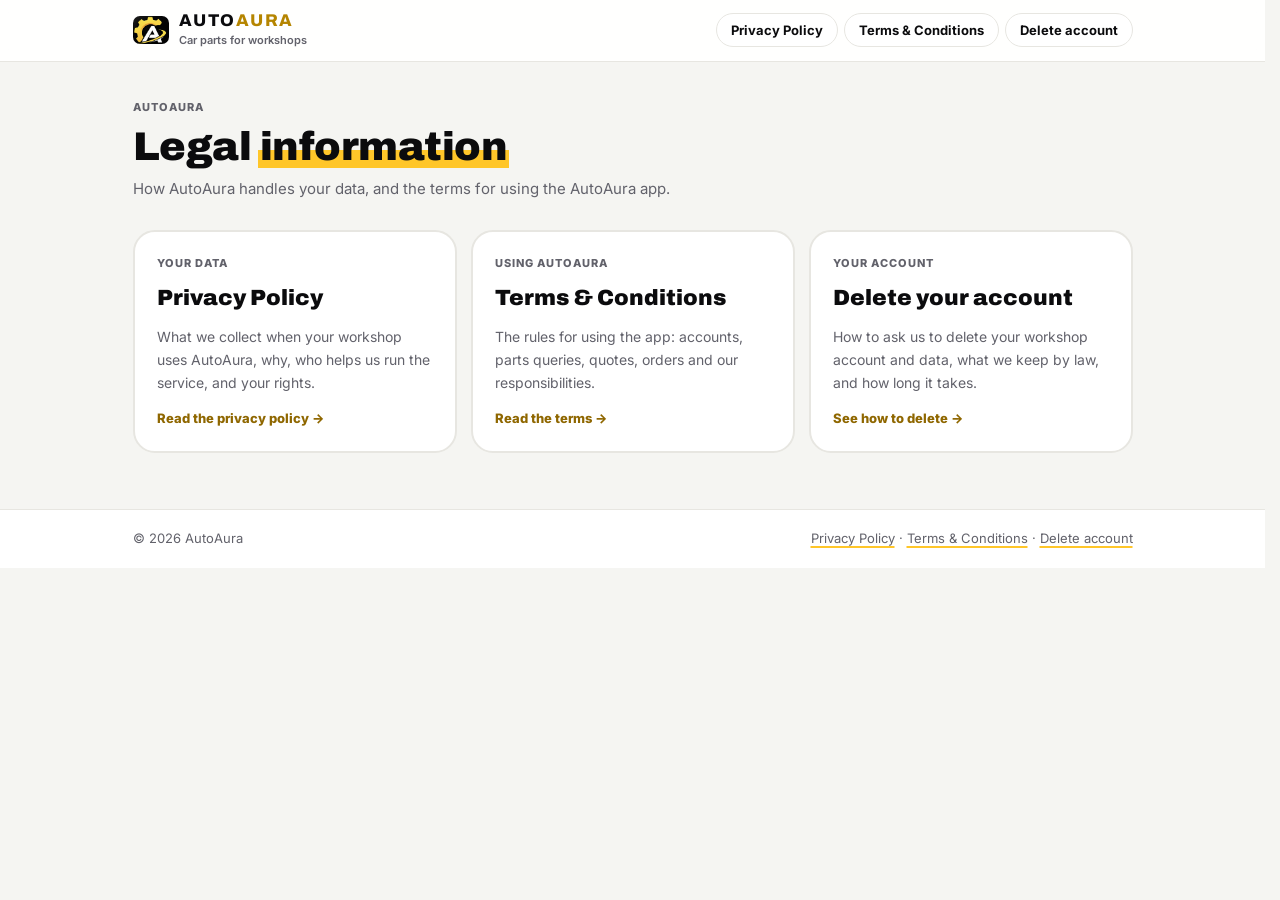
<file: index.html>
<!doctype html>
<html lang="en">
  <head>
    <meta charset="utf-8" />
    <meta name="viewport" content="width=device-width, initial-scale=1" />
    <title>AutoAura · Legal</title>
    <meta name="description" content="AutoAura privacy policy and terms &amp; conditions." />
    <meta name="theme-color" content="#ffc629" />
    <link rel="icon" type="image/jpeg" href="assets/favicon.jpg" />
    <link rel="preconnect" href="https://fonts.googleapis.com" />
    <link rel="preconnect" href="https://fonts.gstatic.com" crossorigin />
    <link href="https://fonts.googleapis.com/css2?family=Archivo:wght@800;900&family=Inter:wght@400;600;700;800&display=swap" rel="stylesheet" />
    <link rel="stylesheet" href="assets/legal.css" />
  </head>
  <body>
    <header class="topbar">
      <div class="topbar-in">
        <a class="brandmark" href="./">
          <img src="assets/logo-mark.jpg" alt="" />
          <span><span class="word">AUTO<span>AURA</span></span><span class="sub">Car parts for workshops</span></span>
        </a>
        <nav class="toplinks" aria-label="Legal pages">
          <a class="pill" href="privacy-policy.html">Privacy Policy</a>
          <a class="pill" href="terms-and-conditions.html">Terms &amp; Conditions</a>
          <a class="pill" href="delete-account.html">Delete account</a>
        </nav>
      </div>
    </header>

    <main class="wrap">
      <span class="eyebrow">AutoAura</span>
      <h1 class="page-title">Legal <span class="mark">information</span></h1>
      <p class="page-sub">How AutoAura handles your data, and the terms for using the AutoAura app.</p>

      <div class="cards">
        <a class="card-link" href="privacy-policy.html">
          <span class="eyebrow">Your data</span>
          <span class="t">Privacy Policy</span>
          <span class="d">What we collect when your workshop uses AutoAura, why, who helps us run the service, and your rights.</span>
          <span class="go">Read the privacy policy →</span>
        </a>
        <a class="card-link" href="terms-and-conditions.html">
          <span class="eyebrow">Using AutoAura</span>
          <span class="t">Terms &amp; Conditions</span>
          <span class="d">The rules for using the app: accounts, parts queries, quotes, orders and our responsibilities.</span>
          <span class="go">Read the terms →</span>
        </a>
        <a class="card-link" href="delete-account.html">
          <span class="eyebrow">Your account</span>
          <span class="t">Delete your account</span>
          <span class="d">How to ask us to delete your workshop account and data, what we keep by law, and how long it takes.</span>
          <span class="go">See how to delete →</span>
        </a>
      </div>
    </main>

    <footer>
      <div class="in">
        <span>© <span data-year>2026</span> AutoAura</span>
        <span><a href="privacy-policy.html">Privacy Policy</a> · <a href="terms-and-conditions.html">Terms &amp; Conditions</a> · <a href="delete-account.html">Delete account</a></span>
      </div>
    </footer>
    <script>
      document.querySelectorAll('[data-year]').forEach((e) => (e.textContent = new Date().getFullYear()));
    </script>
  </body>
</html>
</file>
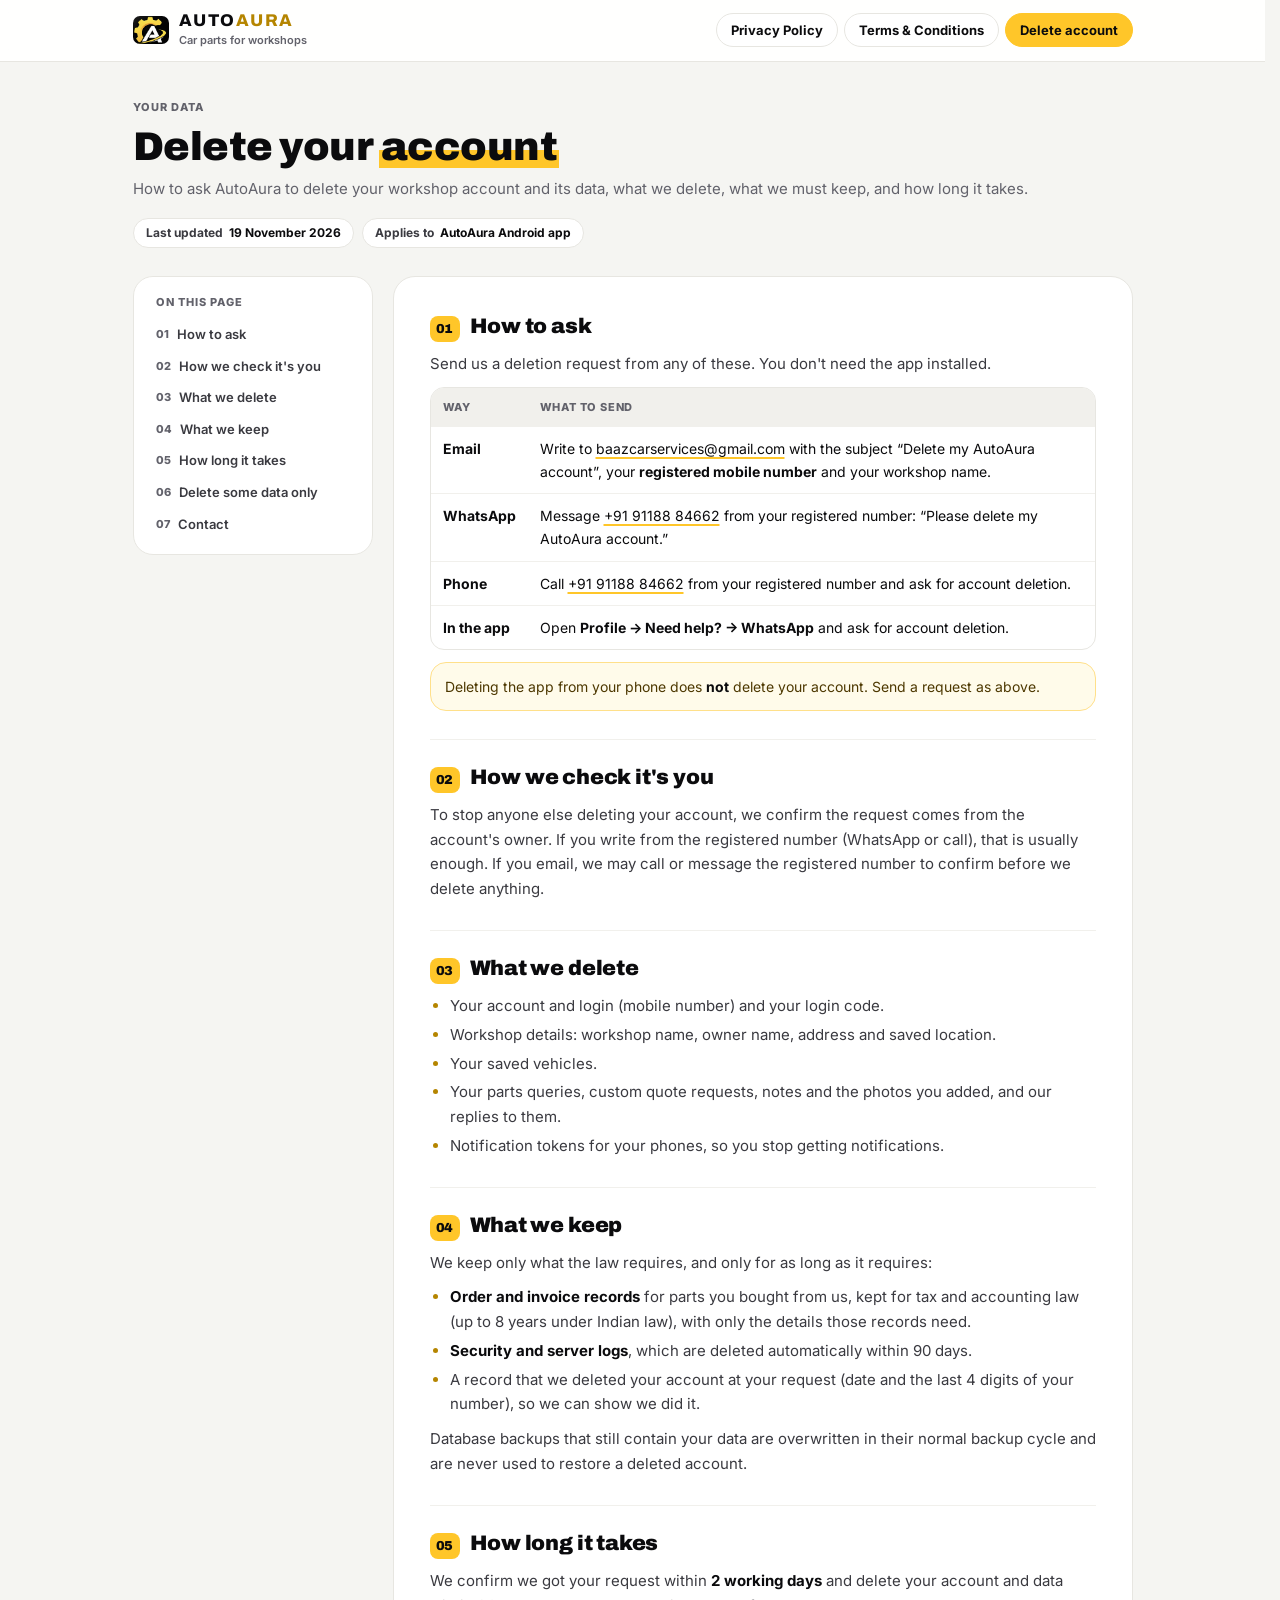
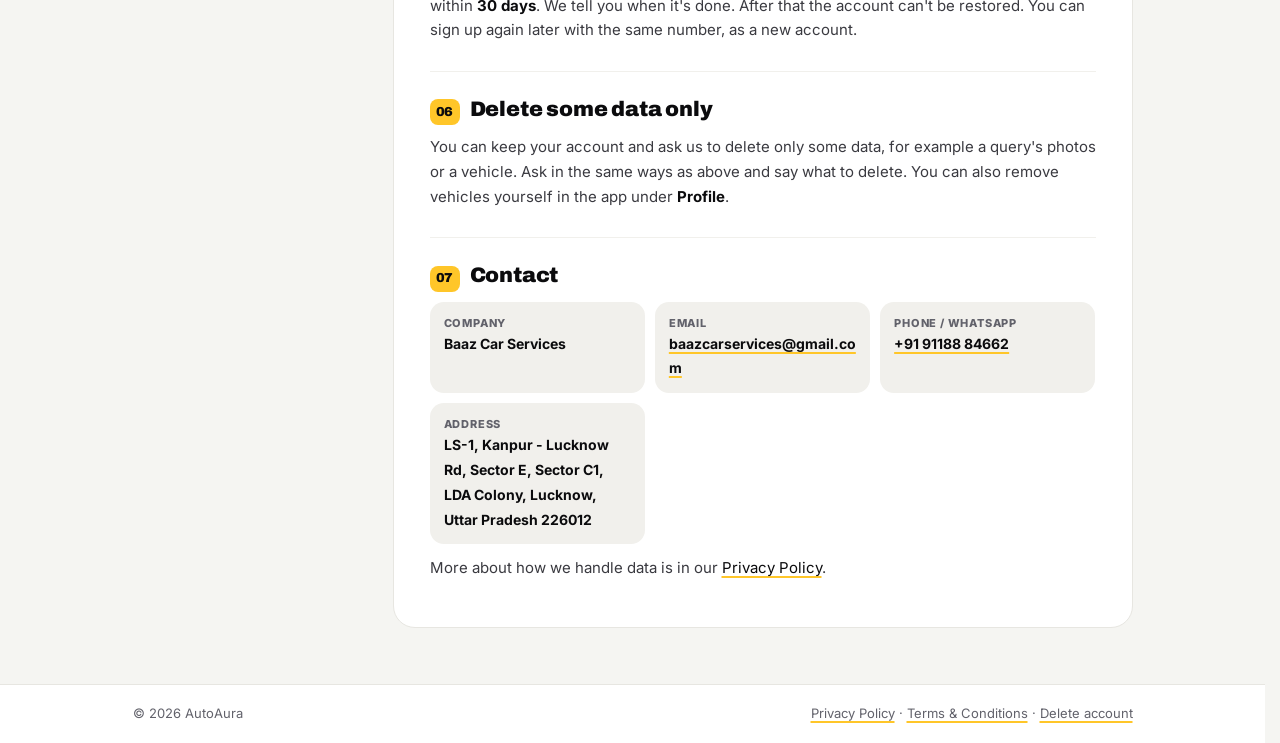
<file: delete-account.html>
<!doctype html>
<html lang="en">
  <head>
    <meta charset="utf-8" />
    <meta name="viewport" content="width=device-width, initial-scale=1" />
    <title>Delete your account · AutoAura</title>
    <meta name="description" content="How to ask AutoAura to delete your account and data, what is deleted, what is kept and how long it takes." />
    <meta name="theme-color" content="#ffc629" />
    <link rel="icon" type="image/jpeg" href="assets/favicon.jpg" />
    <link rel="preconnect" href="https://fonts.googleapis.com" />
    <link rel="preconnect" href="https://fonts.gstatic.com" crossorigin />
    <link href="https://fonts.googleapis.com/css2?family=Archivo:wght@800;900&family=Inter:wght@400;600;700;800&display=swap" rel="stylesheet" />
    <link rel="stylesheet" href="assets/legal.css" />
  </head>
  <body>
    <!--
      EDITING THIS PAGE
      - This is the "account deletion" link given to Google Play (App content → Data safety / Account deletion).
      - Keep the contact details the same as the Privacy Policy. Update "Last updated" when you change the procedure.
    -->
    <header class="topbar">
      <div class="topbar-in">
        <a class="brandmark" href="./">
          <img src="assets/logo-mark.jpg" alt="" />
          <span><span class="word">AUTO<span>AURA</span></span><span class="sub">Car parts for workshops</span></span>
        </a>
        <nav class="toplinks" aria-label="Legal pages">
          <a class="pill" href="privacy-policy.html">Privacy Policy</a>
          <a class="pill" href="terms-and-conditions.html">Terms &amp; Conditions</a>
          <a class="pill" href="delete-account.html" aria-current="page">Delete account</a>
        </nav>
      </div>
    </header>

    <main class="wrap">
      <span class="eyebrow">Your data</span>
      <h1 class="page-title">Delete your <span class="mark">account</span></h1>
      <p class="page-sub">How to ask AutoAura to delete your workshop account and its data, what we delete, what we must keep, and how long it takes.</p>
      <div class="meta">
        <span class="chip">Last updated <b>19 November 2026</b></span>
        <span class="chip">Applies to <b>AutoAura Android app</b></span>
      </div>

      <div class="layout">
        <nav class="toc" aria-label="On this page">
          <span class="eyebrow">On this page</span>
          <ol>
            <li><a href="#how">How to ask</a></li>
            <li><a href="#verify">How we check it's you</a></li>
            <li><a href="#deleted">What we delete</a></li>
            <li><a href="#kept">What we keep</a></li>
            <li><a href="#time">How long it takes</a></li>
            <li><a href="#partial">Delete some data only</a></li>
            <li><a href="#contact">Contact</a></li>
          </ol>
        </nav>

        <article class="doc">
          <section id="how">
            <h2><span class="n">01</span>How to ask</h2>
            <p>Send us a deletion request from any of these. You don't need the app installed.</p>
            <div class="table-wrap">
              <table>
                <thead><tr><th>Way</th><th>What to send</th></tr></thead>
                <tbody>
                  <tr><td>Email</td><td>Write to <a href="mailto:baazcarservices@gmail.com?subject=Delete%20my%20AutoAura%20account">baazcarservices@gmail.com</a> with the subject “Delete my AutoAura account”, your <strong>registered mobile number</strong> and your workshop name.</td></tr>
                  <tr><td>WhatsApp</td><td>Message <a href="https://wa.me/919118884662?text=Please%20delete%20my%20AutoAura%20account.%20My%20registered%20number%20is%20">+91 91188 84662</a> from your registered number: “Please delete my AutoAura account.”</td></tr>
                  <tr><td>Phone</td><td>Call <a href="tel:+919118884662">+91 91188 84662</a> from your registered number and ask for account deletion.</td></tr>
                  <tr><td>In the app</td><td>Open <strong>Profile → Need help? → WhatsApp</strong> and ask for account deletion.</td></tr>
                </tbody>
              </table>
            </div>
            <div class="note">Deleting the app from your phone does <strong>not</strong> delete your account. Send a request as above.</div>
          </section>

          <section id="verify">
            <h2><span class="n">02</span>How we check it's you</h2>
            <p>
              To stop anyone else deleting your account, we confirm the request comes from the account's owner. If you write from the registered
              number (WhatsApp or call), that is usually enough. If you email, we may call or message the registered number to confirm before we
              delete anything.
            </p>
          </section>

          <section id="deleted">
            <h2><span class="n">03</span>What we delete</h2>
            <ul>
              <li>Your account and login (mobile number) and your login code.</li>
              <li>Workshop details: workshop name, owner name, address and saved location.</li>
              <li>Your saved vehicles.</li>
              <li>Your parts queries, custom quote requests, notes and the photos you added, and our replies to them.</li>
              <li>Notification tokens for your phones, so you stop getting notifications.</li>
            </ul>
          </section>

          <section id="kept">
            <h2><span class="n">04</span>What we keep</h2>
            <p>We keep only what the law requires, and only for as long as it requires:</p>
            <ul>
              <li><strong>Order and invoice records</strong> for parts you bought from us, kept for tax and accounting law (up to 8 years under Indian law), with only the details those records need.</li>
              <li><strong>Security and server logs</strong>, which are deleted automatically within 90 days.</li>
              <li>A record that we deleted your account at your request (date and the last 4 digits of your number), so we can show we did it.</li>
            </ul>
            <p>Database backups that still contain your data are overwritten in their normal backup cycle and are never used to restore a deleted account.</p>
          </section>

          <section id="time">
            <h2><span class="n">05</span>How long it takes</h2>
            <p>
              We confirm we got your request within <strong>2 working days</strong> and delete your account and data within <strong>30 days</strong>.
              We tell you when it's done. After that the account can't be restored. You can sign up again later with the same number, as a new account.
            </p>
          </section>

          <section id="partial">
            <h2><span class="n">06</span>Delete some data only</h2>
            <p>You can keep your account and ask us to delete only some data, for example a query's photos or a vehicle. Ask in the same ways as above and say what to delete. You can also remove vehicles yourself in the app under <strong>Profile</strong>.</p>
          </section>

          <section id="contact">
            <h2><span class="n">07</span>Contact</h2>
            <div class="contact">
              <div><span>Company</span><b>Baaz Car Services</b></div>
              <div><span>Email</span><b><a href="mailto:baazcarservices@gmail.com">baazcarservices@gmail.com</a></b></div>
              <div><span>Phone / WhatsApp</span><b><a href="tel:+919118884662">+91 91188 84662</a></b></div>
              <div><span>Address</span><b>LS-1, Kanpur - Lucknow Rd, Sector E, Sector C1, LDA Colony, Lucknow, Uttar Pradesh 226012</b></div>
            </div>
            <p style="margin-top: 12px">More about how we handle data is in our <a href="privacy-policy.html">Privacy Policy</a>.</p>
          </section>
        </article>
      </div>
    </main>

    <footer>
      <div class="in">
        <span>© <span data-year>2026</span> AutoAura</span>
        <span><a href="privacy-policy.html">Privacy Policy</a> · <a href="terms-and-conditions.html">Terms &amp; Conditions</a> · <a href="delete-account.html">Delete account</a></span>
      </div>
    </footer>
    <script>
      document.querySelectorAll('[data-year]').forEach((e) => (e.textContent = new Date().getFullYear()));
    </script>
  </body>
</html>
</file>
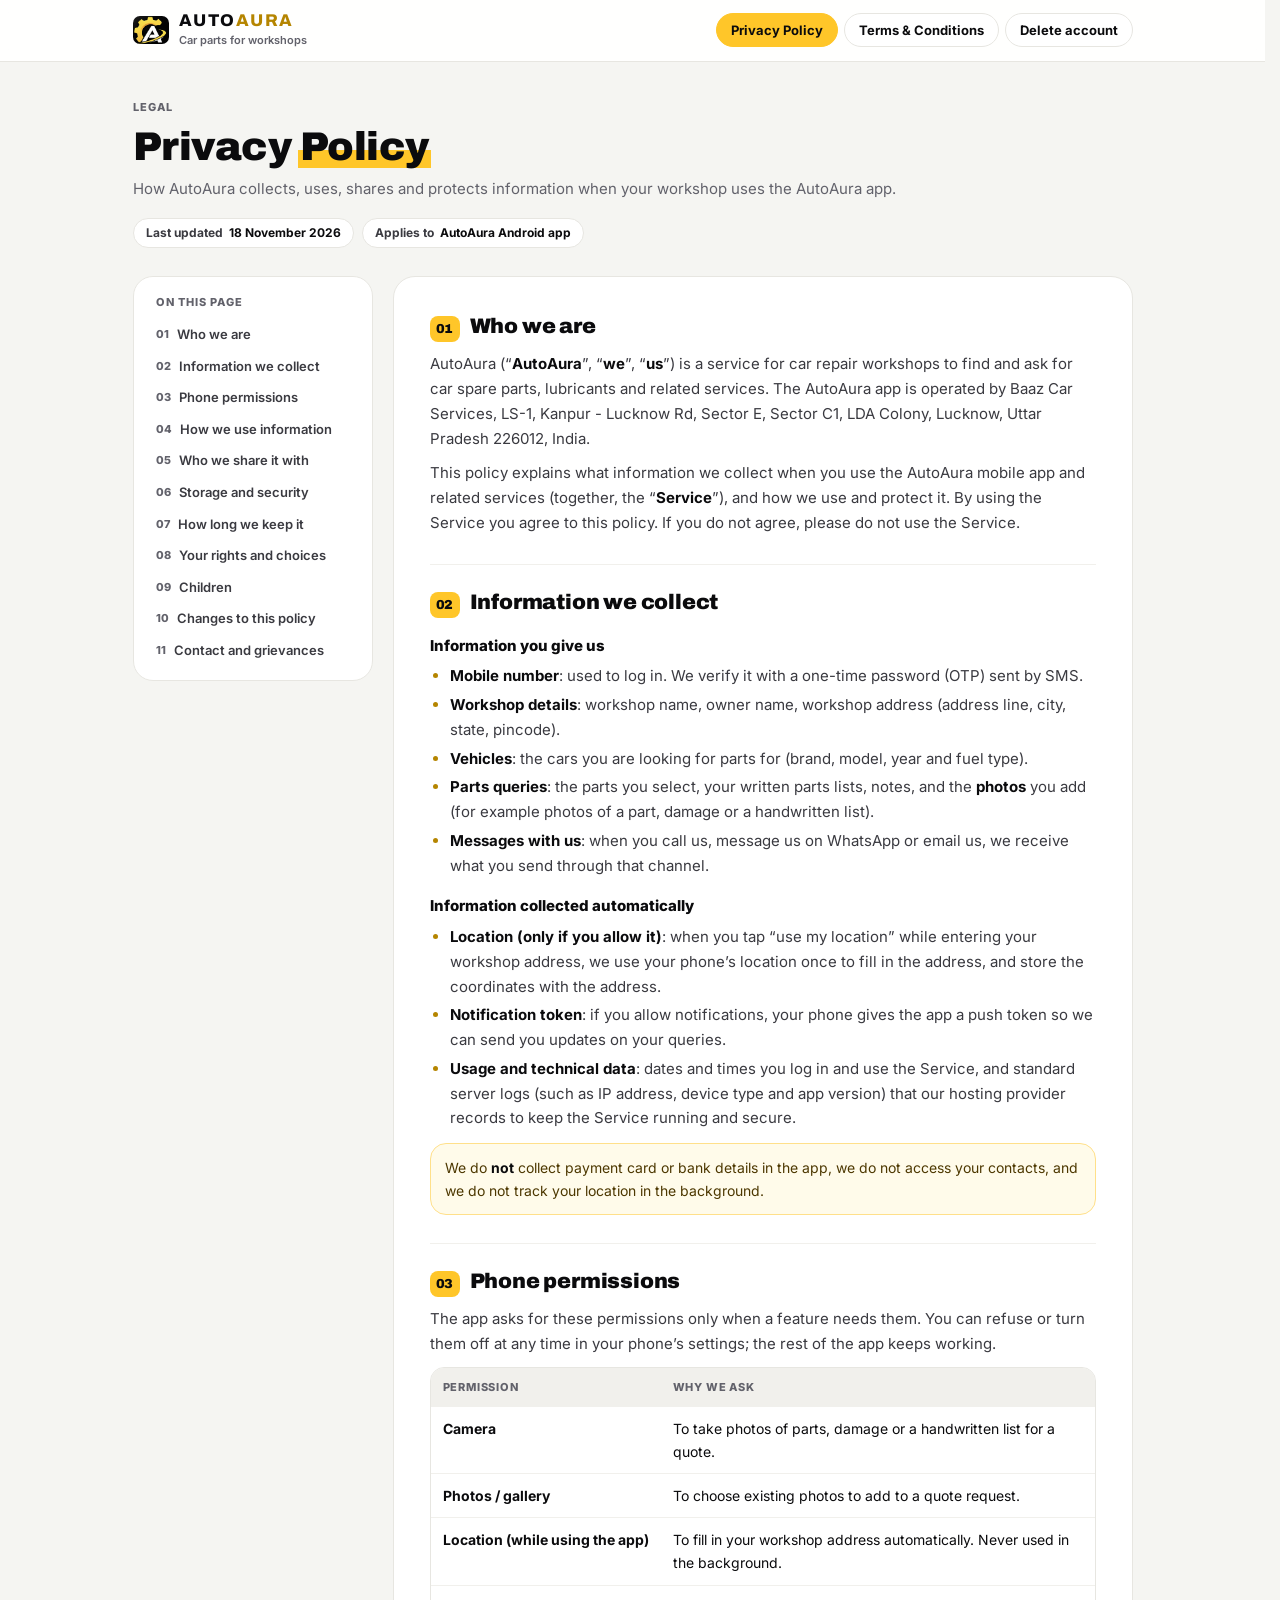
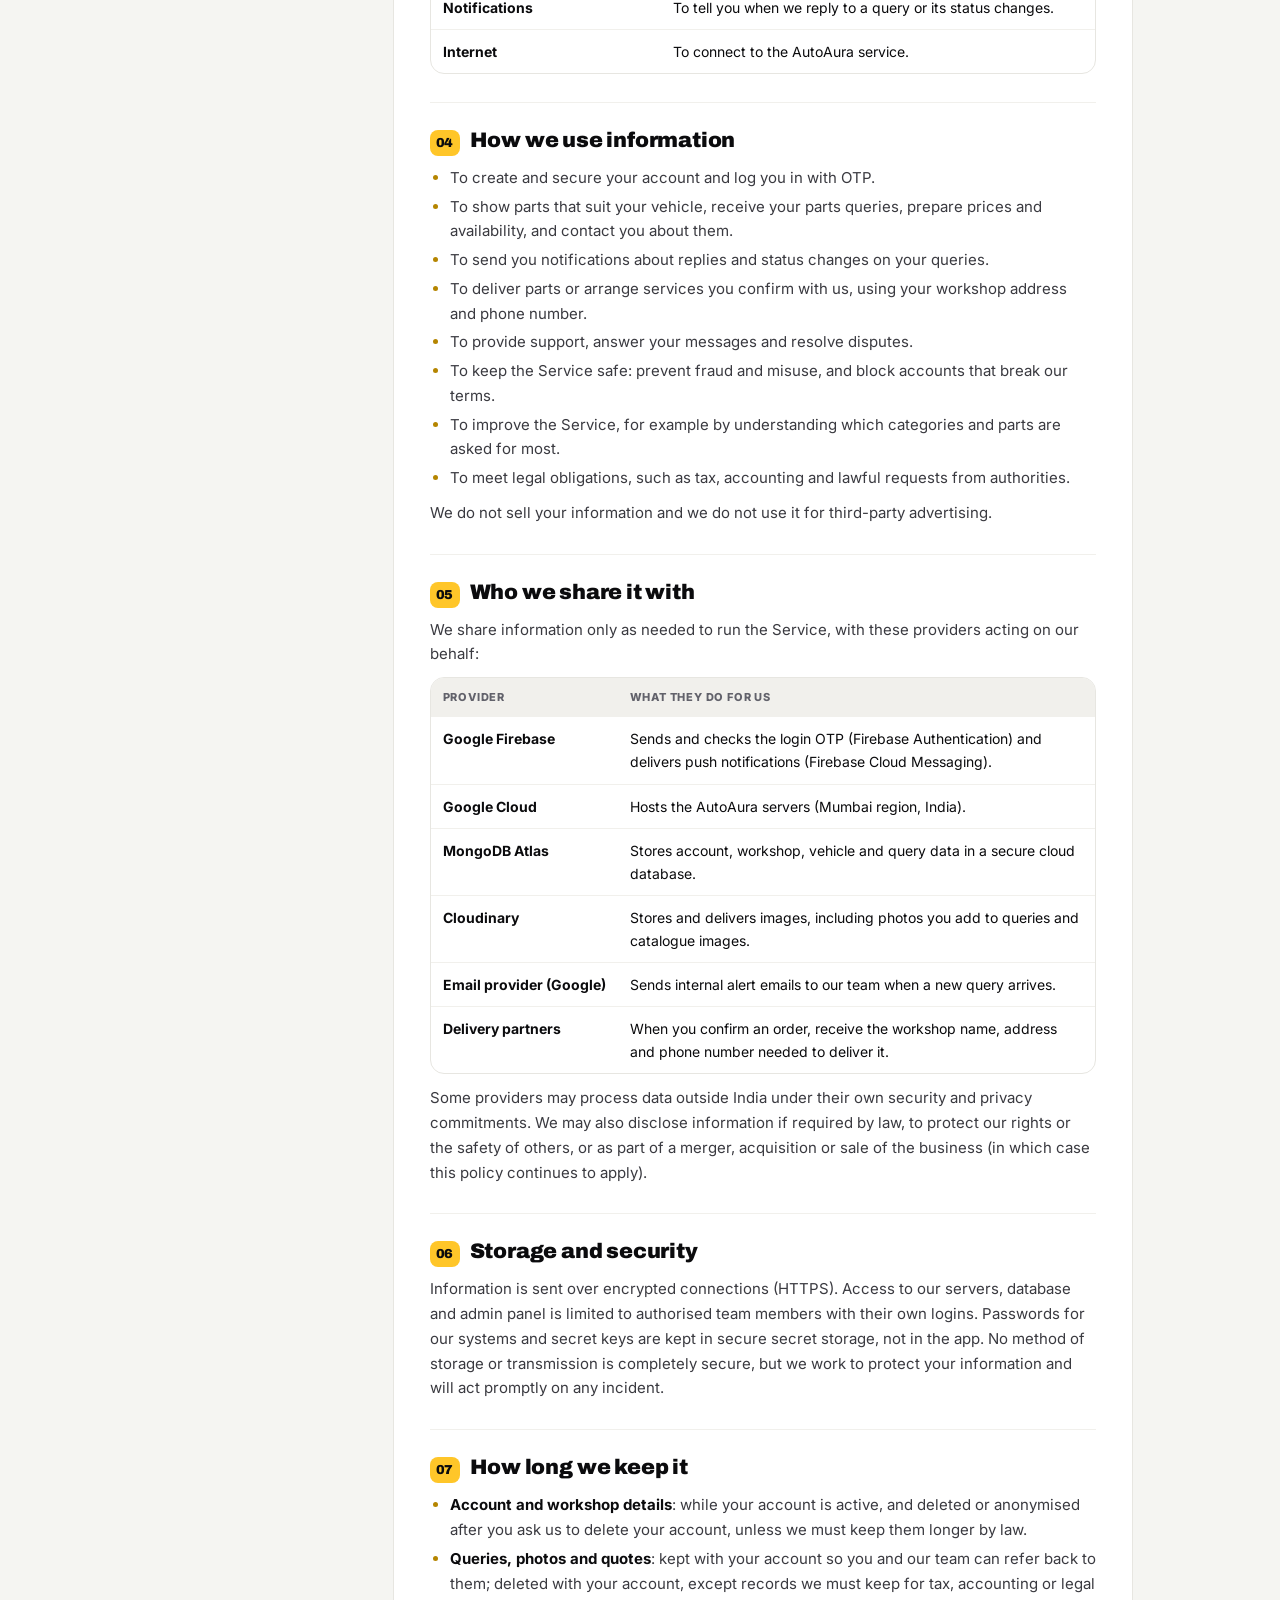
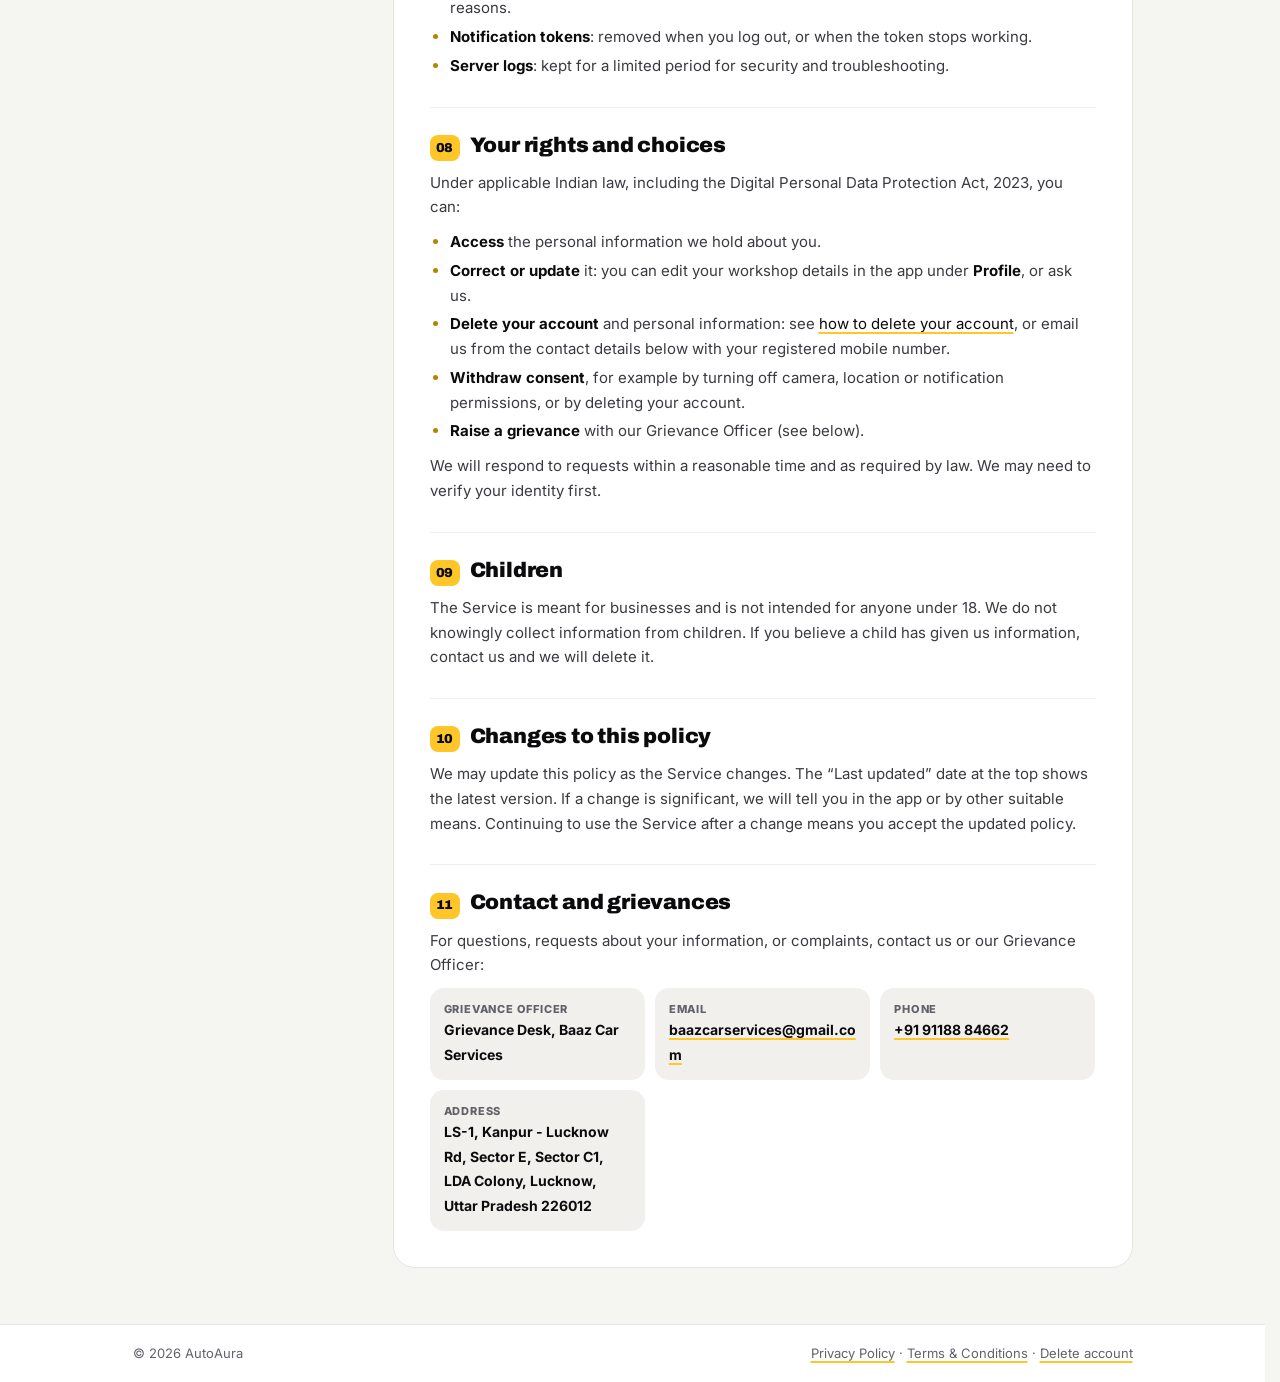
<file: privacy-policy.html>
<!doctype html>
<html lang="en">
  <head>
    <meta charset="utf-8" />
    <meta name="viewport" content="width=device-width, initial-scale=1" />
    <title>Privacy Policy · AutoAura</title>
    <meta name="description" content="How AutoAura collects, uses, shares and protects information when workshops use the AutoAura app." />
    <meta name="theme-color" content="#ffc629" />
    <link rel="icon" type="image/jpeg" href="assets/favicon.jpg" />
    <link rel="preconnect" href="https://fonts.googleapis.com" />
    <link rel="preconnect" href="https://fonts.gstatic.com" crossorigin />
    <link href="https://fonts.googleapis.com/css2?family=Archivo:wght@800;900&family=Inter:wght@400;600;700;800&display=swap" rel="stylesheet" />
    <link rel="stylesheet" href="assets/legal.css" />
  </head>
  <body>
    <!--
      EDITING THIS PAGE
      - Company and contact details appear in the first section and in the Contact section; update both if they change.
      - When you change the policy, update the "Last updated" date below and tell users in the app if the change is significant.
    -->
    <header class="topbar">
      <div class="topbar-in">
        <a class="brandmark" href="./">
          <img src="assets/logo-mark.jpg" alt="" />
          <span><span class="word">AUTO<span>AURA</span></span><span class="sub">Car parts for workshops</span></span>
        </a>
        <nav class="toplinks" aria-label="Legal pages">
          <a class="pill" href="privacy-policy.html" aria-current="page">Privacy Policy</a>
          <a class="pill" href="terms-and-conditions.html">Terms &amp; Conditions</a>
          <a class="pill" href="delete-account.html">Delete account</a>
        </nav>
      </div>
    </header>

    <main class="wrap">
      <span class="eyebrow">Legal</span>
      <h1 class="page-title">Privacy <span class="mark">Policy</span></h1>
      <p class="page-sub">How AutoAura collects, uses, shares and protects information when your workshop uses the AutoAura app.</p>
      <div class="meta">
        <span class="chip">Last updated <b>18 November 2026</b></span>
        <span class="chip">Applies to <b>AutoAura Android app</b></span>
      </div>

      <div class="layout">
        <nav class="toc" aria-label="On this page">
          <span class="eyebrow">On this page</span>
          <ol>
            <li><a href="#who-we-are">Who we are</a></li>
            <li><a href="#information-we-collect">Information we collect</a></li>
            <li><a href="#permissions">Phone permissions</a></li>
            <li><a href="#how-we-use">How we use information</a></li>
            <li><a href="#sharing">Who we share it with</a></li>
            <li><a href="#storage">Storage and security</a></li>
            <li><a href="#retention">How long we keep it</a></li>
            <li><a href="#your-rights">Your rights and choices</a></li>
            <li><a href="#children">Children</a></li>
            <li><a href="#changes">Changes to this policy</a></li>
            <li><a href="#contact">Contact and grievances</a></li>
          </ol>
        </nav>

        <article class="doc">
          <section id="who-we-are">
            <h2><span class="n">01</span>Who we are</h2>
            <p>
              AutoAura (“<strong>AutoAura</strong>”, “<strong>we</strong>”, “<strong>us</strong>”) is a service for car repair workshops to find
              and ask for car spare parts, lubricants and related services. The AutoAura app is operated by
              Baaz Car Services, LS-1, Kanpur - Lucknow Rd, Sector E, Sector C1, LDA Colony, Lucknow, Uttar Pradesh 226012, India.
            </p>
            <p>
              This policy explains what information we collect when you use the AutoAura mobile app and related services (together, the
              “<strong>Service</strong>”), and how we use and protect it. By using the Service you agree to this policy. If you do not agree,
              please do not use the Service.
            </p>
          </section>

          <section id="information-we-collect">
            <h2><span class="n">02</span>Information we collect</h2>
            <h3>Information you give us</h3>
            <ul>
              <li><strong>Mobile number</strong>: used to log in. We verify it with a one-time password (OTP) sent by SMS.</li>
              <li><strong>Workshop details</strong>: workshop name, owner name, workshop address (address line, city, state, pincode).</li>
              <li><strong>Vehicles</strong>: the cars you are looking for parts for (brand, model, year and fuel type).</li>
              <li><strong>Parts queries</strong>: the parts you select, your written parts lists, notes, and the <strong>photos</strong> you add (for example photos of a part, damage or a handwritten list).</li>
              <li><strong>Messages with us</strong>: when you call us, message us on WhatsApp or email us, we receive what you send through that channel.</li>
            </ul>
            <h3>Information collected automatically</h3>
            <ul>
              <li><strong>Location (only if you allow it)</strong>: when you tap “use my location” while entering your workshop address, we use your phone’s location once to fill in the address, and store the coordinates with the address.</li>
              <li><strong>Notification token</strong>: if you allow notifications, your phone gives the app a push token so we can send you updates on your queries.</li>
              <li><strong>Usage and technical data</strong>: dates and times you log in and use the Service, and standard server logs (such as IP address, device type and app version) that our hosting provider records to keep the Service running and secure.</li>
            </ul>
            <div class="note">We do <strong>not</strong> collect payment card or bank details in the app, we do not access your contacts, and we do not track your location in the background.</div>
          </section>

          <section id="permissions">
            <h2><span class="n">03</span>Phone permissions</h2>
            <p>The app asks for these permissions only when a feature needs them. You can refuse or turn them off at any time in your phone’s settings; the rest of the app keeps working.</p>
            <div class="table-wrap">
              <table>
                <thead><tr><th>Permission</th><th>Why we ask</th></tr></thead>
                <tbody>
                  <tr><td>Camera</td><td>To take photos of parts, damage or a handwritten list for a quote.</td></tr>
                  <tr><td>Photos / gallery</td><td>To choose existing photos to add to a quote request.</td></tr>
                  <tr><td>Location (while using the app)</td><td>To fill in your workshop address automatically. Never used in the background.</td></tr>
                  <tr><td>Notifications</td><td>To tell you when we reply to a query or its status changes.</td></tr>
                  <tr><td>Internet</td><td>To connect to the AutoAura service.</td></tr>
                </tbody>
              </table>
            </div>
          </section>

          <section id="how-we-use">
            <h2><span class="n">04</span>How we use information</h2>
            <ul>
              <li>To create and secure your account and log you in with OTP.</li>
              <li>To show parts that suit your vehicle, receive your parts queries, prepare prices and availability, and contact you about them.</li>
              <li>To send you notifications about replies and status changes on your queries.</li>
              <li>To deliver parts or arrange services you confirm with us, using your workshop address and phone number.</li>
              <li>To provide support, answer your messages and resolve disputes.</li>
              <li>To keep the Service safe: prevent fraud and misuse, and block accounts that break our terms.</li>
              <li>To improve the Service, for example by understanding which categories and parts are asked for most.</li>
              <li>To meet legal obligations, such as tax, accounting and lawful requests from authorities.</li>
            </ul>
            <p>We do not sell your information and we do not use it for third-party advertising.</p>
          </section>

          <section id="sharing">
            <h2><span class="n">05</span>Who we share it with</h2>
            <p>We share information only as needed to run the Service, with these providers acting on our behalf:</p>
            <div class="table-wrap">
              <table>
                <thead><tr><th>Provider</th><th>What they do for us</th></tr></thead>
                <tbody>
                  <tr><td>Google Firebase</td><td>Sends and checks the login OTP (Firebase Authentication) and delivers push notifications (Firebase Cloud Messaging).</td></tr>
                  <tr><td>Google Cloud</td><td>Hosts the AutoAura servers (Mumbai region, India).</td></tr>
                  <tr><td>MongoDB Atlas</td><td>Stores account, workshop, vehicle and query data in a secure cloud database.</td></tr>
                  <tr><td>Cloudinary</td><td>Stores and delivers images, including photos you add to queries and catalogue images.</td></tr>
                  <tr><td>Email provider (Google)</td><td>Sends internal alert emails to our team when a new query arrives.</td></tr>
                  <tr><td>Delivery partners</td><td>When you confirm an order, receive the workshop name, address and phone number needed to deliver it.</td></tr>
                </tbody>
              </table>
            </div>
            <p>
              Some providers may process data outside India under their own security and privacy commitments. We may also disclose information
              if required by law, to protect our rights or the safety of others, or as part of a merger, acquisition or sale of the business
              (in which case this policy continues to apply).
            </p>
          </section>

          <section id="storage">
            <h2><span class="n">06</span>Storage and security</h2>
            <p>
              Information is sent over encrypted connections (HTTPS). Access to our servers, database and admin panel is limited to authorised
              team members with their own logins. Passwords for our systems and secret keys are kept in secure secret storage, not in the app.
              No method of storage or transmission is completely secure, but we work to protect your information and will act promptly on any incident.
            </p>
          </section>

          <section id="retention">
            <h2><span class="n">07</span>How long we keep it</h2>
            <ul>
              <li><strong>Account and workshop details</strong>: while your account is active, and deleted or anonymised after you ask us to delete your account, unless we must keep them longer by law.</li>
              <li><strong>Queries, photos and quotes</strong>: kept with your account so you and our team can refer back to them; deleted with your account, except records we must keep for tax, accounting or legal reasons.</li>
              <li><strong>Notification tokens</strong>: removed when you log out, or when the token stops working.</li>
              <li><strong>Server logs</strong>: kept for a limited period for security and troubleshooting.</li>
            </ul>
          </section>

          <section id="your-rights">
            <h2><span class="n">08</span>Your rights and choices</h2>
            <p>Under applicable Indian law, including the Digital Personal Data Protection Act, 2023, you can:</p>
            <ul>
              <li><strong>Access</strong> the personal information we hold about you.</li>
              <li><strong>Correct or update</strong> it: you can edit your workshop details in the app under <strong>Profile</strong>, or ask us.</li>
              <li><strong>Delete your account</strong> and personal information: see <a href="delete-account.html">how to delete your account</a>, or email us from the contact details below with your registered mobile number.</li>
              <li><strong>Withdraw consent</strong>, for example by turning off camera, location or notification permissions, or by deleting your account.</li>
              <li><strong>Raise a grievance</strong> with our Grievance Officer (see below).</li>
            </ul>
            <p>We will respond to requests within a reasonable time and as required by law. We may need to verify your identity first.</p>
          </section>

          <section id="children">
            <h2><span class="n">09</span>Children</h2>
            <p>The Service is meant for businesses and is not intended for anyone under 18. We do not knowingly collect information from children. If you believe a child has given us information, contact us and we will delete it.</p>
          </section>

          <section id="changes">
            <h2><span class="n">10</span>Changes to this policy</h2>
            <p>We may update this policy as the Service changes. The “Last updated” date at the top shows the latest version. If a change is significant, we will tell you in the app or by other suitable means. Continuing to use the Service after a change means you accept the updated policy.</p>
          </section>

          <section id="contact">
            <h2><span class="n">11</span>Contact and grievances</h2>
            <p>For questions, requests about your information, or complaints, contact us or our Grievance Officer:</p>
            <div class="contact">
              <div><span>Grievance Officer</span><b>Grievance Desk, Baaz Car Services</b></div>
              <div><span>Email</span><b><a href="mailto:baazcarservices@gmail.com">baazcarservices@gmail.com</a></b></div>
              <div><span>Phone</span><b><a href="tel:+919118884662">+91 91188 84662</a></b></div>
              <div><span>Address</span><b>LS-1, Kanpur - Lucknow Rd, Sector E, Sector C1, LDA Colony, Lucknow, Uttar Pradesh 226012</b></div>
            </div>
          </section>
        </article>
      </div>
    </main>

    <footer>
      <div class="in">
        <span>© <span data-year>2026</span> AutoAura</span>
        <span><a href="privacy-policy.html">Privacy Policy</a> · <a href="terms-and-conditions.html">Terms &amp; Conditions</a> · <a href="delete-account.html">Delete account</a></span>
      </div>
    </footer>
    <script>
      document.querySelectorAll('[data-year]').forEach((e) => (e.textContent = new Date().getFullYear()));
    </script>
  </body>
</html>
</file>
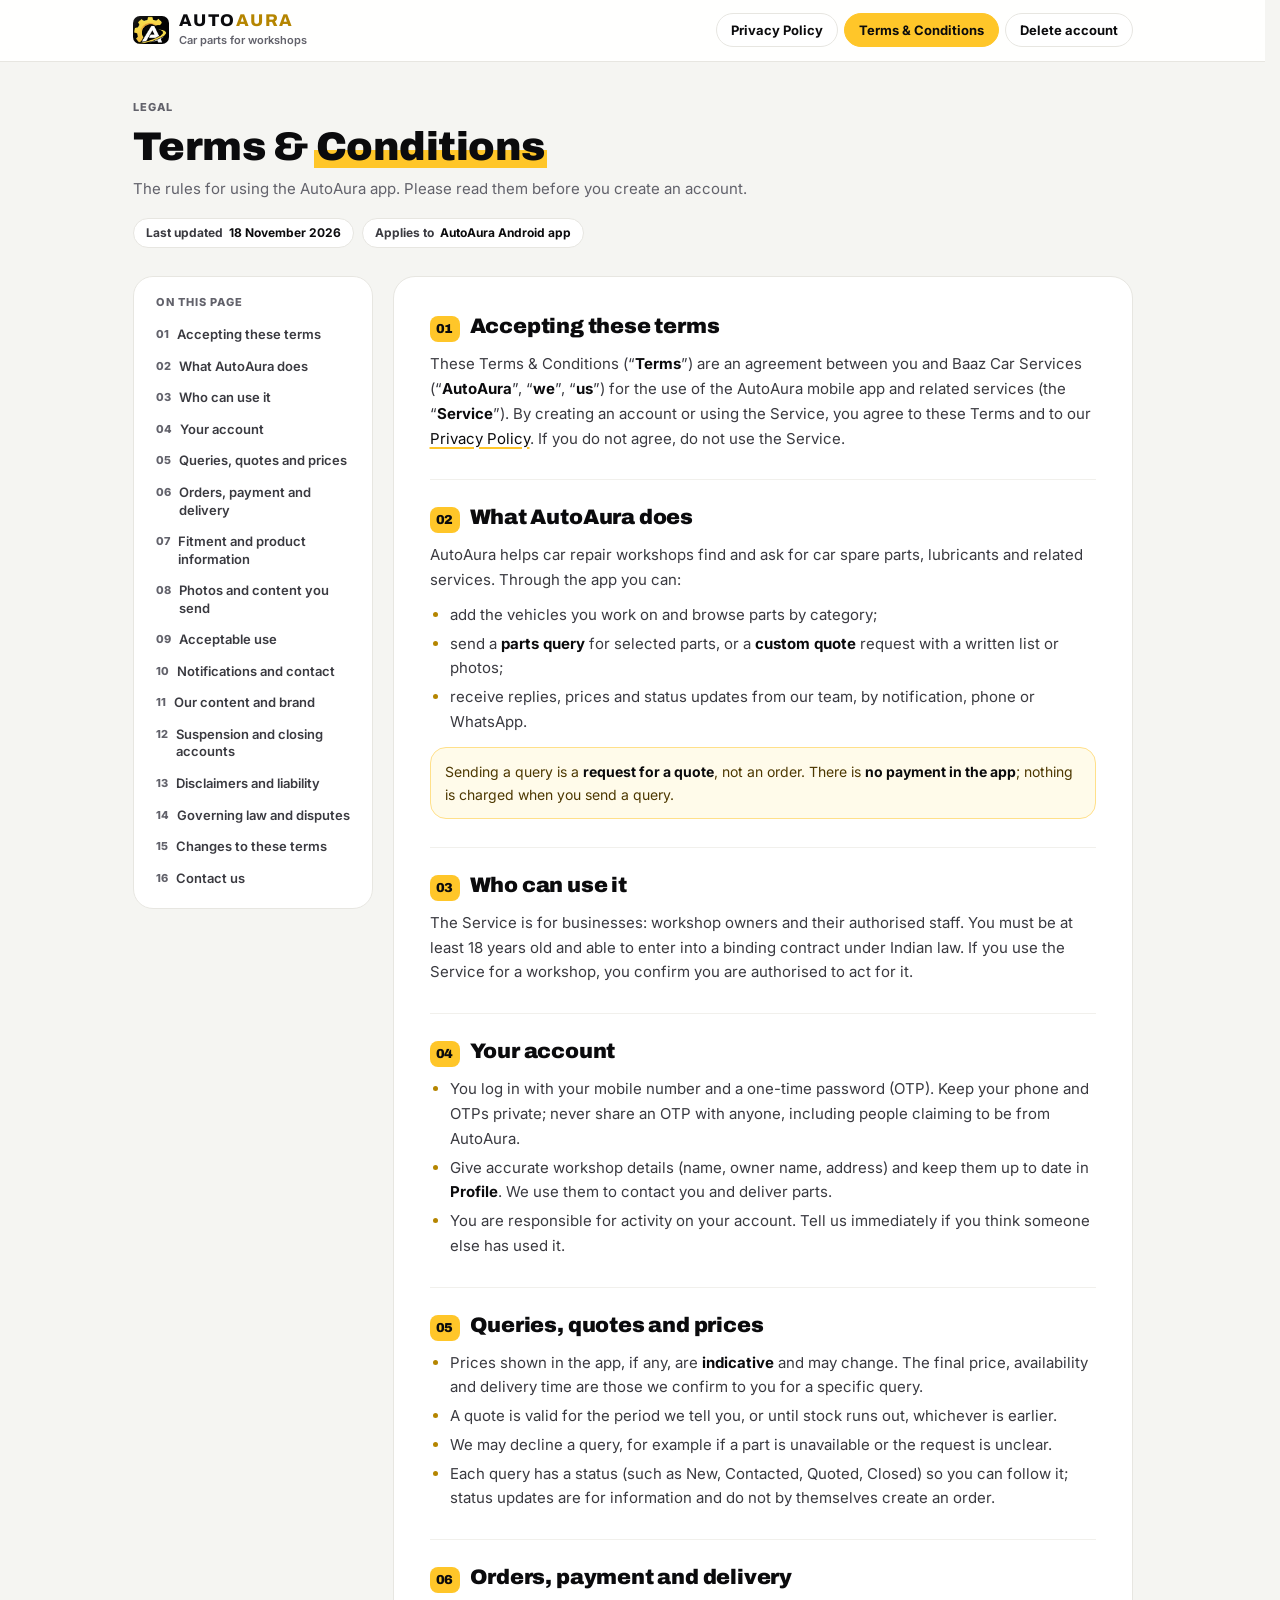
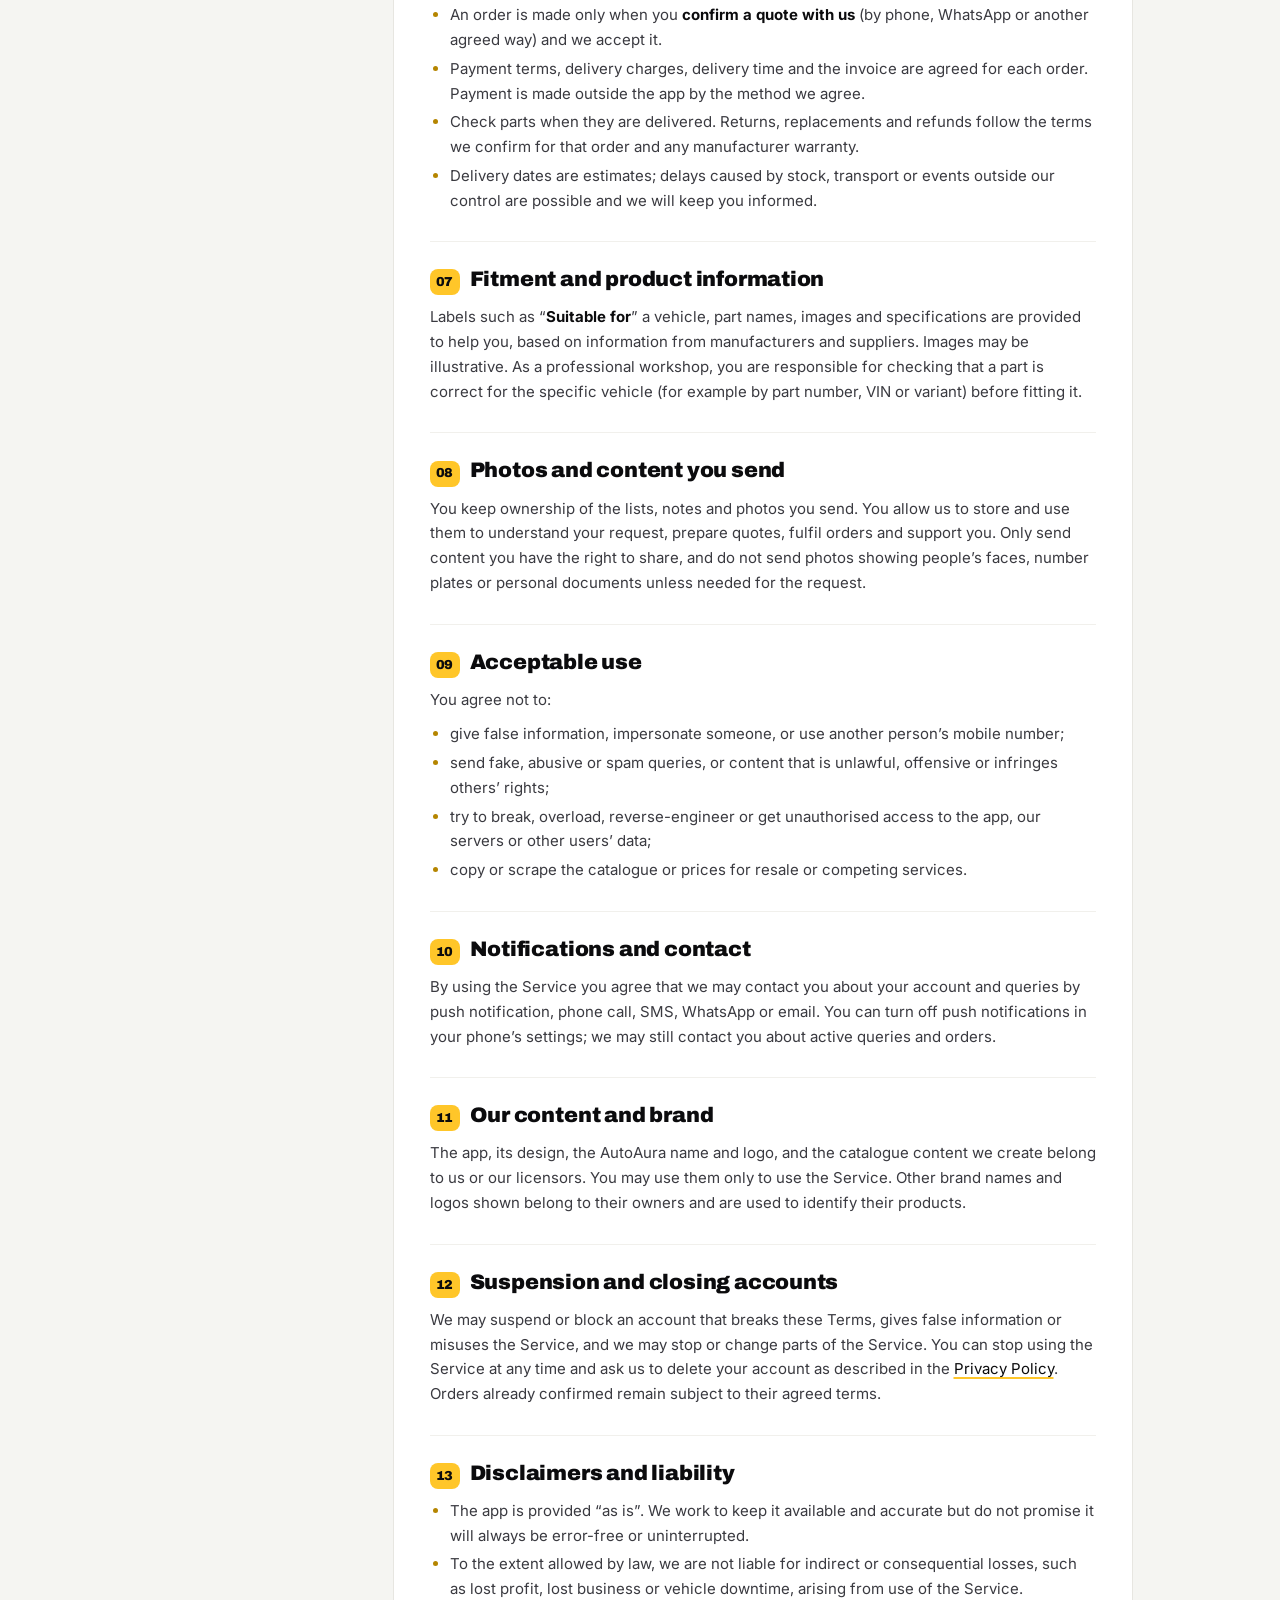
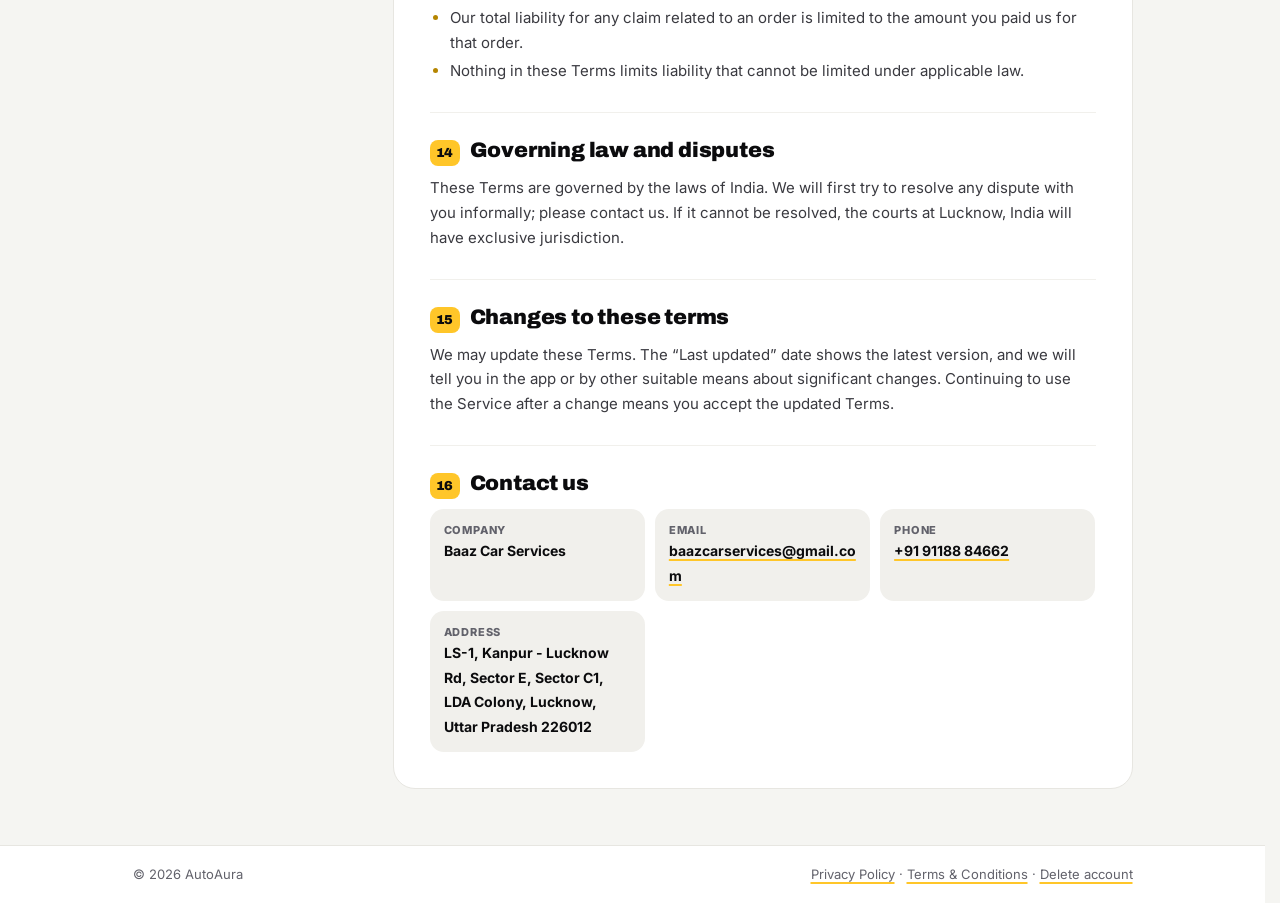
<file: terms-and-conditions.html>
<!doctype html>
<html lang="en">
  <head>
    <meta charset="utf-8" />
    <meta name="viewport" content="width=device-width, initial-scale=1" />
    <title>Terms &amp; Conditions · AutoAura</title>
    <meta name="description" content="The terms and conditions for using the AutoAura app for car parts queries and quotes." />
    <meta name="theme-color" content="#ffc629" />
    <link rel="icon" type="image/jpeg" href="assets/favicon.jpg" />
    <link rel="preconnect" href="https://fonts.googleapis.com" />
    <link rel="preconnect" href="https://fonts.gstatic.com" crossorigin />
    <link href="https://fonts.googleapis.com/css2?family=Archivo:wght@800;900&family=Inter:wght@400;600;700;800&display=swap" rel="stylesheet" />
    <link rel="stylesheet" href="assets/legal.css" />
  </head>
  <body>
    <!--
      EDITING THIS PAGE
      - Company and contact details appear in the first section and in the Contact section; update both if they change.
      - When you change the terms, update the "Last updated" date below.
    -->
    <header class="topbar">
      <div class="topbar-in">
        <a class="brandmark" href="./">
          <img src="assets/logo-mark.jpg" alt="" />
          <span><span class="word">AUTO<span>AURA</span></span><span class="sub">Car parts for workshops</span></span>
        </a>
        <nav class="toplinks" aria-label="Legal pages">
          <a class="pill" href="privacy-policy.html">Privacy Policy</a>
          <a class="pill" href="terms-and-conditions.html" aria-current="page">Terms &amp; Conditions</a>
          <a class="pill" href="delete-account.html">Delete account</a>
        </nav>
      </div>
    </header>

    <main class="wrap">
      <span class="eyebrow">Legal</span>
      <h1 class="page-title">Terms &amp; <span class="mark">Conditions</span></h1>
      <p class="page-sub">The rules for using the AutoAura app. Please read them before you create an account.</p>
      <div class="meta">
        <span class="chip">Last updated <b>18 November 2026</b></span>
        <span class="chip">Applies to <b>AutoAura Android app</b></span>
      </div>

      <div class="layout">
        <nav class="toc" aria-label="On this page">
          <span class="eyebrow">On this page</span>
          <ol>
            <li><a href="#acceptance">Accepting these terms</a></li>
            <li><a href="#service">What AutoAura does</a></li>
            <li><a href="#eligibility">Who can use it</a></li>
            <li><a href="#account">Your account</a></li>
            <li><a href="#queries">Queries, quotes and prices</a></li>
            <li><a href="#orders">Orders, payment and delivery</a></li>
            <li><a href="#fitment">Fitment and product information</a></li>
            <li><a href="#content">Photos and content you send</a></li>
            <li><a href="#acceptable-use">Acceptable use</a></li>
            <li><a href="#notifications">Notifications and contact</a></li>
            <li><a href="#ip">Our content and brand</a></li>
            <li><a href="#suspension">Suspension and closing accounts</a></li>
            <li><a href="#liability">Disclaimers and liability</a></li>
            <li><a href="#law">Governing law and disputes</a></li>
            <li><a href="#changes">Changes to these terms</a></li>
            <li><a href="#contact">Contact us</a></li>
          </ol>
        </nav>

        <article class="doc">
          <section id="acceptance">
            <h2><span class="n">01</span>Accepting these terms</h2>
            <p>
              These Terms &amp; Conditions (“<strong>Terms</strong>”) are an agreement between you and Baaz Car Services
              (“<strong>AutoAura</strong>”, “<strong>we</strong>”, “<strong>us</strong>”) for the use of the AutoAura mobile app and related
              services (the “<strong>Service</strong>”). By creating an account or using the Service, you agree to these Terms and to our
              <a href="privacy-policy.html">Privacy Policy</a>. If you do not agree, do not use the Service.
            </p>
          </section>

          <section id="service">
            <h2><span class="n">02</span>What AutoAura does</h2>
            <p>AutoAura helps car repair workshops find and ask for car spare parts, lubricants and related services. Through the app you can:</p>
            <ul>
              <li>add the vehicles you work on and browse parts by category;</li>
              <li>send a <strong>parts query</strong> for selected parts, or a <strong>custom quote</strong> request with a written list or photos;</li>
              <li>receive replies, prices and status updates from our team, by notification, phone or WhatsApp.</li>
            </ul>
            <div class="note">Sending a query is a <strong>request for a quote</strong>, not an order. There is <strong>no payment in the app</strong>; nothing is charged when you send a query.</div>
          </section>

          <section id="eligibility">
            <h2><span class="n">03</span>Who can use it</h2>
            <p>The Service is for businesses: workshop owners and their authorised staff. You must be at least 18 years old and able to enter into a binding contract under Indian law. If you use the Service for a workshop, you confirm you are authorised to act for it.</p>
          </section>

          <section id="account">
            <h2><span class="n">04</span>Your account</h2>
            <ul>
              <li>You log in with your mobile number and a one-time password (OTP). Keep your phone and OTPs private; never share an OTP with anyone, including people claiming to be from AutoAura.</li>
              <li>Give accurate workshop details (name, owner name, address) and keep them up to date in <strong>Profile</strong>. We use them to contact you and deliver parts.</li>
              <li>You are responsible for activity on your account. Tell us immediately if you think someone else has used it.</li>
            </ul>
          </section>

          <section id="queries">
            <h2><span class="n">05</span>Queries, quotes and prices</h2>
            <ul>
              <li>Prices shown in the app, if any, are <strong>indicative</strong> and may change. The final price, availability and delivery time are those we confirm to you for a specific query.</li>
              <li>A quote is valid for the period we tell you, or until stock runs out, whichever is earlier.</li>
              <li>We may decline a query, for example if a part is unavailable or the request is unclear.</li>
              <li>Each query has a status (such as New, Contacted, Quoted, Closed) so you can follow it; status updates are for information and do not by themselves create an order.</li>
            </ul>
          </section>

          <section id="orders">
            <h2><span class="n">06</span>Orders, payment and delivery</h2>
            <ul>
              <li>An order is made only when you <strong>confirm a quote with us</strong> (by phone, WhatsApp or another agreed way) and we accept it.</li>
              <li>Payment terms, delivery charges, delivery time and the invoice are agreed for each order. Payment is made outside the app by the method we agree.</li>
              <li>Check parts when they are delivered. Returns, replacements and refunds follow the terms we confirm for that order and any manufacturer warranty.</li>
              <li>Delivery dates are estimates; delays caused by stock, transport or events outside our control are possible and we will keep you informed.</li>
            </ul>
          </section>

          <section id="fitment">
            <h2><span class="n">07</span>Fitment and product information</h2>
            <p>
              Labels such as “<strong>Suitable for</strong>” a vehicle, part names, images and specifications are provided to help you, based on
              information from manufacturers and suppliers. Images may be illustrative. As a professional workshop, you are responsible for
              checking that a part is correct for the specific vehicle (for example by part number, VIN or variant) before fitting it.
            </p>
          </section>

          <section id="content">
            <h2><span class="n">08</span>Photos and content you send</h2>
            <p>
              You keep ownership of the lists, notes and photos you send. You allow us to store and use them to understand your request, prepare
              quotes, fulfil orders and support you. Only send content you have the right to share, and do not send photos showing people’s faces,
              number plates or personal documents unless needed for the request.
            </p>
          </section>

          <section id="acceptable-use">
            <h2><span class="n">09</span>Acceptable use</h2>
            <p>You agree not to:</p>
            <ul>
              <li>give false information, impersonate someone, or use another person’s mobile number;</li>
              <li>send fake, abusive or spam queries, or content that is unlawful, offensive or infringes others’ rights;</li>
              <li>try to break, overload, reverse-engineer or get unauthorised access to the app, our servers or other users’ data;</li>
              <li>copy or scrape the catalogue or prices for resale or competing services.</li>
            </ul>
          </section>

          <section id="notifications">
            <h2><span class="n">10</span>Notifications and contact</h2>
            <p>By using the Service you agree that we may contact you about your account and queries by push notification, phone call, SMS, WhatsApp or email. You can turn off push notifications in your phone’s settings; we may still contact you about active queries and orders.</p>
          </section>

          <section id="ip">
            <h2><span class="n">11</span>Our content and brand</h2>
            <p>The app, its design, the AutoAura name and logo, and the catalogue content we create belong to us or our licensors. You may use them only to use the Service. Other brand names and logos shown belong to their owners and are used to identify their products.</p>
          </section>

          <section id="suspension">
            <h2><span class="n">12</span>Suspension and closing accounts</h2>
            <p>We may suspend or block an account that breaks these Terms, gives false information or misuses the Service, and we may stop or change parts of the Service. You can stop using the Service at any time and ask us to delete your account as described in the <a href="privacy-policy.html#your-rights">Privacy Policy</a>. Orders already confirmed remain subject to their agreed terms.</p>
          </section>

          <section id="liability">
            <h2><span class="n">13</span>Disclaimers and liability</h2>
            <ul>
              <li>The app is provided “as is”. We work to keep it available and accurate but do not promise it will always be error-free or uninterrupted.</li>
              <li>To the extent allowed by law, we are not liable for indirect or consequential losses, such as lost profit, lost business or vehicle downtime, arising from use of the Service.</li>
              <li>Our total liability for any claim related to an order is limited to the amount you paid us for that order.</li>
              <li>Nothing in these Terms limits liability that cannot be limited under applicable law.</li>
            </ul>
          </section>

          <section id="law">
            <h2><span class="n">14</span>Governing law and disputes</h2>
            <p>These Terms are governed by the laws of India. We will first try to resolve any dispute with you informally; please contact us. If it cannot be resolved, the courts at Lucknow, India will have exclusive jurisdiction.</p>
          </section>

          <section id="changes">
            <h2><span class="n">15</span>Changes to these terms</h2>
            <p>We may update these Terms. The “Last updated” date shows the latest version, and we will tell you in the app or by other suitable means about significant changes. Continuing to use the Service after a change means you accept the updated Terms.</p>
          </section>

          <section id="contact">
            <h2><span class="n">16</span>Contact us</h2>
            <div class="contact">
              <div><span>Company</span><b>Baaz Car Services</b></div>
              <div><span>Email</span><b><a href="mailto:baazcarservices@gmail.com">baazcarservices@gmail.com</a></b></div>
              <div><span>Phone</span><b><a href="tel:+919118884662">+91 91188 84662</a></b></div>
              <div><span>Address</span><b>LS-1, Kanpur - Lucknow Rd, Sector E, Sector C1, LDA Colony, Lucknow, Uttar Pradesh 226012</b></div>
            </div>
          </section>
        </article>
      </div>
    </main>

    <footer>
      <div class="in">
        <span>© <span data-year>2026</span> AutoAura</span>
        <span><a href="privacy-policy.html">Privacy Policy</a> · <a href="terms-and-conditions.html">Terms &amp; Conditions</a> · <a href="delete-account.html">Delete account</a></span>
      </div>
    </footer>
    <script>
      document.querySelectorAll('[data-year]').forEach((e) => (e.textContent = new Date().getFullYear()));
    </script>
  </body>
</html>
</file>
<file: assets/legal.css>
/* AutoAura legal pages: same tokens, fonts and components as the admin panel (admin/src/styles/app.css). */
:root {
  --bg: #f5f5f2;
  --surface: #ffffff;
  --muted-surface: #f1f0ec;
  --border: #e7e6e1;
  --divider: #f1f0ec;
  --ink: #0b0b0d;
  --ink-2: #3a3a40;
  --text-muted: #62626b;
  --brand: #ffc629;
  --brand-text: #8f6700;
  --brand-on-ink: #ffd23f;
  --logo-gold: #b58500;
  --cream: #fffbea;
  --cream-border: #ffe08a;
  --note-text: #4d3800;
  --display: 'Archivo', system-ui, sans-serif;
  --body: 'Inter', system-ui, sans-serif;
  color-scheme: light;
}

* { box-sizing: border-box; }
html { scrollbar-gutter: stable; scroll-behavior: smooth; -webkit-text-size-adjust: 100%; }
body { margin: 0; background: var(--bg); color: var(--ink); font-family: var(--body); font-size: 15px; line-height: 1.65; -webkit-font-smoothing: antialiased; }
a { color: var(--ink); text-decoration: underline; text-decoration-color: var(--brand); text-decoration-thickness: 2px; text-underline-offset: 3px; }
a:hover { color: var(--brand-text); }

/* Top bar — the admin sidebar's brandmark */
.topbar { position: sticky; top: 0; z-index: 10; background: rgba(255, 255, 255, 0.92); backdrop-filter: saturate(1.4) blur(10px); border-bottom: 1px solid var(--border); }
.topbar-in { max-width: 1040px; margin: 0 auto; padding: 12px 20px; display: flex; align-items: center; justify-content: space-between; gap: 12px; }
.brandmark { display: flex; align-items: center; gap: 10px; text-decoration: none; color: var(--ink); }
.brandmark img { width: 36px; height: 28px; object-fit: cover; border-radius: 7px; }
.brandmark .word { font-family: var(--display); font-size: 17px; font-weight: 800; letter-spacing: 1.5px; line-height: 1.1; display: block; }
.brandmark .word span { color: var(--logo-gold); }
.brandmark .sub { font-size: 11px; color: var(--text-muted); font-weight: 600; display: block; }
.toplinks { display: flex; gap: 6px; flex-wrap: wrap; }
.pill { display: inline-flex; align-items: center; height: 34px; padding: 0 14px; border-radius: 999px; border: 1px solid var(--border); background: var(--surface); font-size: 13px; font-weight: 700; color: var(--ink); text-decoration: none; }
.pill:hover { color: var(--ink); border-color: var(--ink); }
.pill[aria-current='page'] { background: var(--brand); border-color: var(--brand); }

/* Page */
.wrap { max-width: 1040px; margin: 0 auto; padding: 32px 20px 56px; }
.eyebrow { font-size: 11px; font-weight: 800; letter-spacing: 1px; color: var(--text-muted); text-transform: uppercase; }
.page-title { font-family: var(--display); font-size: clamp(28px, 5vw, 40px); font-weight: 900; letter-spacing: -0.5px; line-height: 1.12; margin: 6px 0 8px; }
.mark { background: linear-gradient(transparent 58%, var(--brand) 58%); padding: 0 2px; }
.page-sub { margin: 0; color: var(--text-muted); font-size: 15px; }
.meta { display: flex; flex-wrap: wrap; gap: 8px; margin-top: 16px; }
.chip { display: inline-flex; align-items: center; gap: 6px; height: 30px; padding: 0 12px; border-radius: 999px; background: var(--surface); border: 1px solid var(--border); font-size: 12px; font-weight: 700; color: var(--ink-2); }
.chip b { color: var(--ink); }

.layout { display: grid; grid-template-columns: 240px minmax(0, 1fr); gap: 20px; margin-top: 28px; align-items: start; }
.toc { position: sticky; top: 76px; background: var(--surface); border: 1px solid var(--border); border-radius: 20px; padding: 14px; }
.toc .eyebrow { display: block; padding: 2px 8px 8px; }
.toc ol { list-style: none; margin: 0; padding: 0; counter-reset: toc; }
.toc li { counter-increment: toc; }
.toc a { display: flex; gap: 8px; padding: 7px 8px; border-radius: 10px; font-size: 13px; font-weight: 600; color: var(--ink-2); text-decoration: none; line-height: 1.35; }
.toc a::before { content: counter(toc, decimal-leading-zero); color: var(--text-muted); font-weight: 800; font-size: 11px; padding-top: 1px; }
.toc a:hover { background: var(--muted-surface); color: var(--ink); }

.doc { background: var(--surface); border: 1px solid var(--border); border-radius: 22px; padding: clamp(20px, 4vw, 36px); }
.doc section { scroll-margin-top: 80px; }
.doc section + section { margin-top: 28px; padding-top: 24px; border-top: 1px solid var(--divider); }
.doc h2 { font-family: var(--display); font-size: 21px; font-weight: 900; letter-spacing: -0.2px; line-height: 1.25; margin: 0 0 10px; display: flex; gap: 10px; align-items: baseline; }
.doc h2 .n { flex: none; display: inline-grid; place-items: center; min-width: 30px; height: 26px; padding: 0 6px; border-radius: 8px; background: var(--brand); font-size: 13px; font-weight: 900; }
.doc h3 { font-size: 15px; font-weight: 800; margin: 16px 0 6px; }
.doc p { margin: 0 0 10px; color: var(--ink-2); }
.doc ul { margin: 0 0 10px; padding-left: 20px; color: var(--ink-2); }
.doc li { margin: 4px 0; }
.doc li::marker { color: var(--logo-gold); }
.doc strong { color: var(--ink); }

/* Values still to be filled in before publishing (search the HTML for class="fill"). */
.fill { background: #fde8e6; color: #a3261b; border: 1px dashed #a3261b; border-radius: 6px; padding: 0 5px; font-weight: 700; overflow-wrap: anywhere; }
.note { background: var(--cream); border: 1px solid var(--cream-border); color: var(--note-text); border-radius: 16px; padding: 12px 14px; font-size: 14px; margin: 12px 0; }
.table-wrap { overflow-x: auto; margin: 8px 0 12px; border: 1px solid var(--border); border-radius: 14px; }
table { width: 100%; border-collapse: collapse; font-size: 14px; min-width: 520px; }
th, td { text-align: left; padding: 10px 12px; vertical-align: top; border-bottom: 1px solid var(--divider); }
th { font-size: 11px; font-weight: 800; letter-spacing: 0.8px; text-transform: uppercase; color: var(--text-muted); background: var(--muted-surface); }
tr:last-child td { border-bottom: 0; }
td:first-child { font-weight: 700; color: var(--ink); white-space: nowrap; }

.contact { display: grid; grid-template-columns: repeat(auto-fit, minmax(200px, 1fr)); gap: 10px; margin-top: 8px; }
.contact div { background: var(--muted-surface); border-radius: 14px; padding: 12px 14px; }
.contact span { display: block; font-size: 11px; font-weight: 800; letter-spacing: 0.8px; text-transform: uppercase; color: var(--text-muted); }
.contact b { font-size: 14px; word-break: break-word; }

/* Landing cards (index.html) */
.cards { display: grid; grid-template-columns: repeat(auto-fit, minmax(260px, 1fr)); gap: 14px; margin-top: 28px; }
.card-link { display: flex; flex-direction: column; gap: 8px; background: var(--surface); border: 2px solid var(--border); border-radius: 22px; padding: 22px; text-decoration: none; color: var(--ink); transition: border-color 0.15s, transform 0.15s; }
.card-link:hover { border-color: var(--brand); color: var(--ink); transform: translateY(-2px); }
.card-link .t { font-family: var(--display); font-size: 22px; font-weight: 900; }
.card-link .d { color: var(--text-muted); font-size: 14px; }
.card-link .go { margin-top: 6px; font-weight: 800; font-size: 13px; color: var(--brand-text); }

footer { border-top: 1px solid var(--border); background: var(--surface); }
footer .in { max-width: 1040px; margin: 0 auto; padding: 18px 20px; display: flex; flex-wrap: wrap; gap: 8px 18px; justify-content: space-between; font-size: 13px; color: var(--text-muted); }
footer a { color: var(--text-muted); }

@media (max-width: 820px) {
  .layout { grid-template-columns: minmax(0, 1fr); }
  .toc { position: static; }
}
@media (max-width: 640px) {
  /* Logo on top, the page buttons in one row below it (scrolls sideways if it must). */
  .topbar-in { flex-wrap: wrap; padding-bottom: 10px; }
  .toplinks { width: 100%; flex-wrap: nowrap; overflow-x: auto; scrollbar-width: none; }
  .toplinks::-webkit-scrollbar { display: none; }
  .pill { flex: none; }
}
@media (max-width: 480px) {
  .brandmark .sub { display: none; }
  .toplinks { gap: 4px; }
  .pill { height: 32px; padding: 0 8px; font-size: 11.5px; }
  .wrap { padding-top: 24px; }
}
@media (max-width: 400px) {
  /* Small phones: let the page buttons wrap so all of them stay visible. */
  .topbar-in, .wrap, footer .in { padding-left: 16px; padding-right: 16px; }
  .toplinks { flex-wrap: wrap; overflow: visible; }
}
@media print {
  .topbar, .toc, footer { display: none; }
  body { background: #fff; }
  .layout { display: block; }
  .doc { border: 0; padding: 0; }
}
</file>
